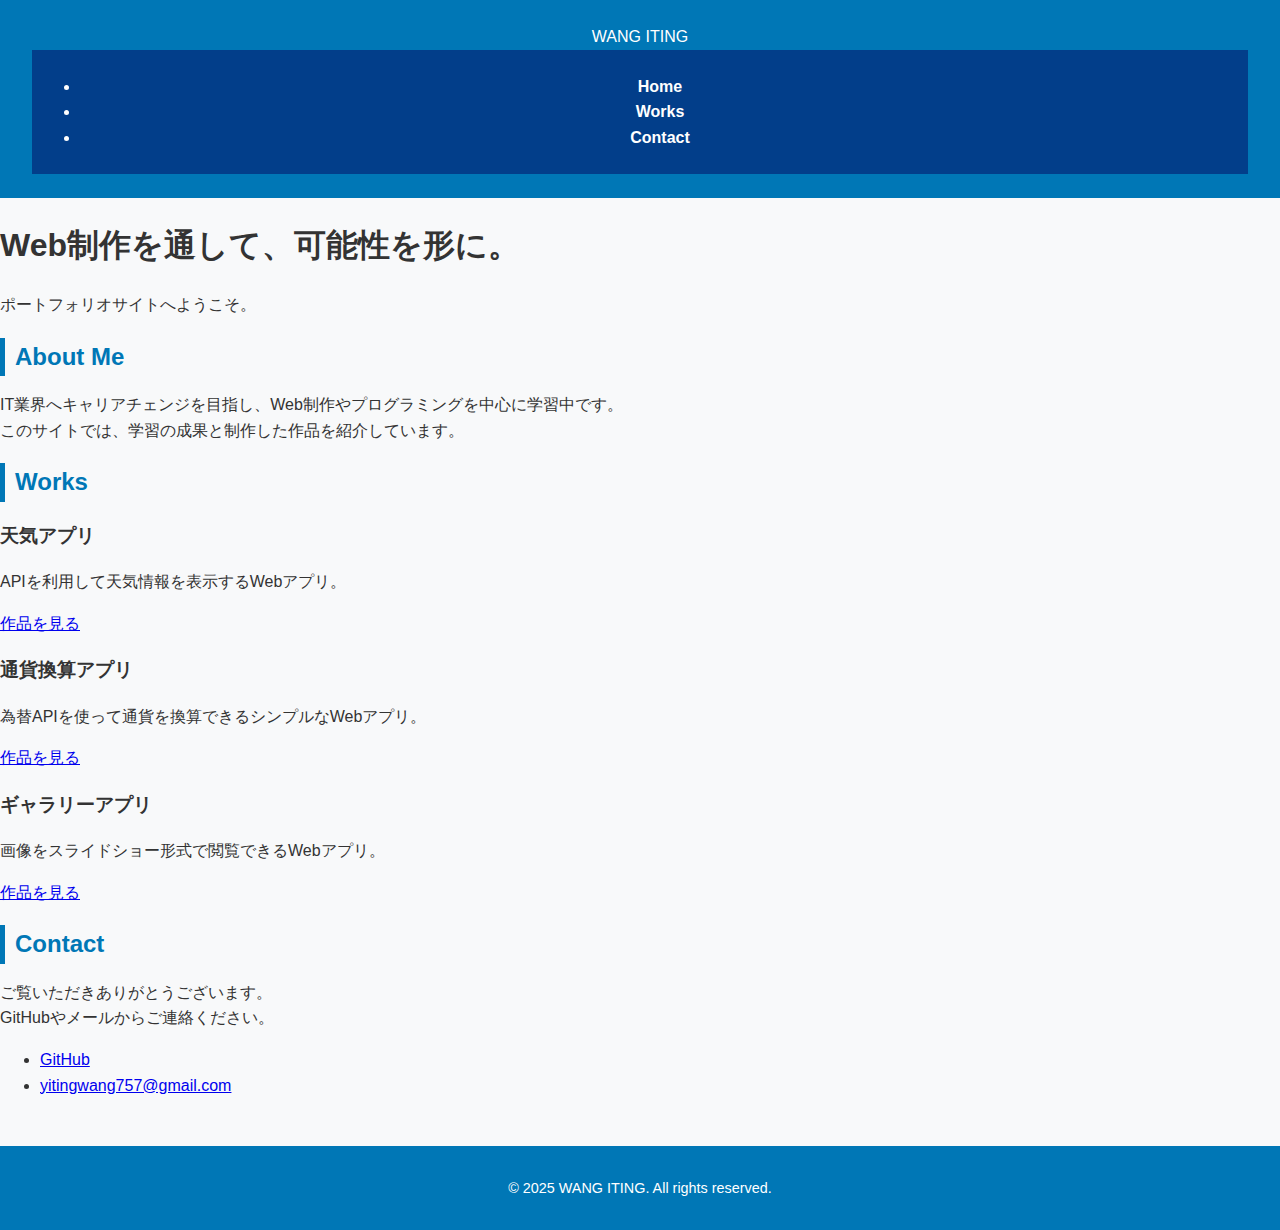
<file: index.html>
<!DOCTYPE html>
<html lang="ja">
<head>
  <meta charset="UTF-8">
  <meta name="viewport" content="width=device-width, initial-scale=1.0">
  <title>Portfolio | WANG ITING</title>

  <!-- 先載入字體 -->
  <link rel="preconnect" href="https://fonts.googleapis.com">
  <link rel="preconnect" href="https://fonts.gstatic.com" crossorigin>
  <link href="https://fonts.googleapis.com/css2?family=Klee+One&display=swap" rel="stylesheet">

  <!-- 再載入 CSS -->
  <link rel="stylesheet" href="style.css">
</head>

<body>
  <!-- 導覽列 -->
  <header class="navbar">
    <div class="logo">WANG ITING</div>
    <nav>
      <ul class="nav-links">
        <li><a href="#home">Home</a></li>
        <li><a href="#works">Works</a></li>
        <li><a href="#contact">Contact</a></li>
      </ul>
    </nav>
  </header>

  <!-- Hero 區 -->
  <section id="home" class="hero">
    <div class="hero-content">
      <h1>Web制作を通して、可能性を形に。</h1>
      <p>ポートフォリオサイトへようこそ。</p>
    </div>
  </section>

  <!-- About 區 -->
  <section id="about" class="about section">
    <h2>About Me</h2>
    <p>
      IT業界へキャリアチェンジを目指し、Web制作やプログラミングを中心に学習中です。<br>
      このサイトでは、学習の成果と制作した作品を紹介しています。
    </p>
  </section>

  <!-- Works 區 -->
  <section id="works" class="works section">
    <h2>Works</h2>
    <div class="works-grid">

      <!-- 天氣 App -->
      <div class="work-card fade-in">
        <h3>天気アプリ</h3>
        <p>APIを利用して天気情報を表示するWebアプリ。</p>
        <a href="https://wangiting757.github.io/portfolio-1/weather-app/index.html" target="_blank" class="btn">作品を見る</a>
      </div>

      <!-- 匯率換算器 -->
  <div class="work-card fade-in">
    <h3>通貨換算アプリ</h3>
    <p>為替APIを使って通貨を換算できるシンプルなWebアプリ。</p>
    <a href="https://wangiting757.github.io/portfolio-1/currency-app/index.html" target="_blank" class="btn">作品を見る</a>
  </div>

  <!-- 画廊アプリ -->
  <div class="work-card fade-in">
    <h3>ギャラリーアプリ</h3>
    <p>画像をスライドショー形式で閲覧できるWebアプリ。</p>
    <a href="https://wangiting757.github.io/portfolio-1/art-app/index.html" target="_blank" class="btn">作品を見る</a>
  </div>

    </div>
  </section>

  <!-- Contact 區 -->
  <section id="contact" class="contact section">
    <h2>Contact</h2>
    <p>ご覧いただきありがとうございます。<br>
       GitHubやメールからご連絡ください。</p>
    <ul>
      <li><a href="https://github.com/wangiting757" target="_blank">GitHub</a></li>
      <li><a href="mailto:yitingwang757@gmail.com">yitingwang757@gmail.com</a></li>
    </ul>
  </section>

  <!-- Footer -->
  <footer class="footer">
    <p>© 2025 WANG ITING. All rights reserved.</p>
  </footer>
</body>
</html>
</file>
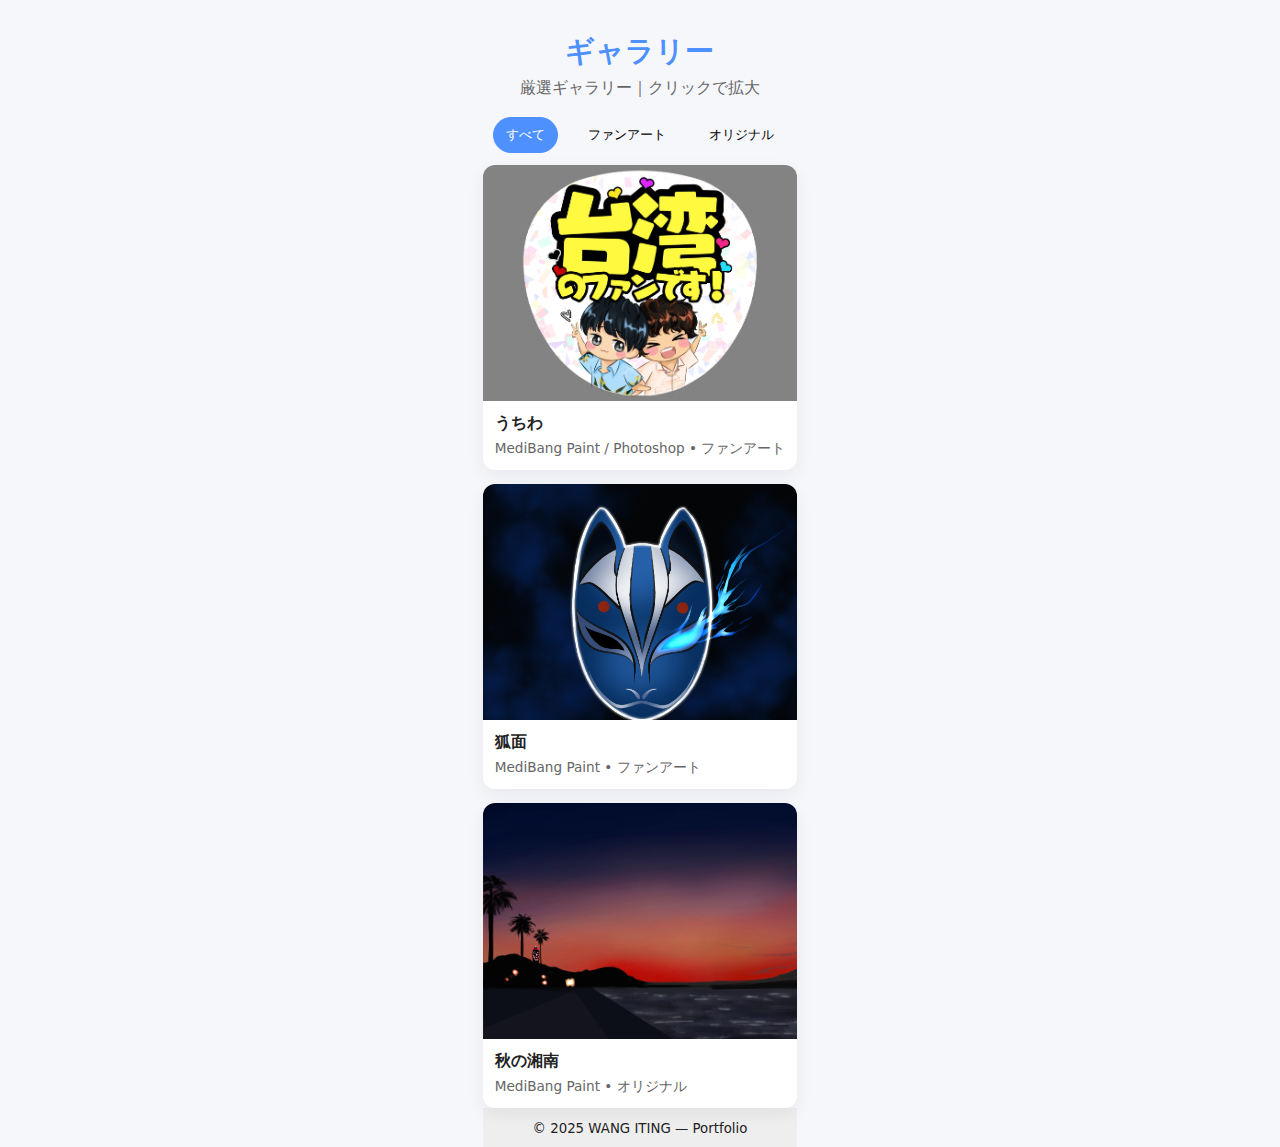
<file: art-app/index.html>
<!DOCTYPE html>
<html lang="zh-Hant">
<head>
  <meta charset="utf-8" />
  <meta name="viewport" content="width=device-width,initial-scale=1" />
  <title>Illustration Gallery</title>
  <link rel="stylesheet" href="style.css" />
</head>
<body>
  <main class="site">
    <header class="hero">
      <h1>ギャラリー</h1>
      <p class="lead">厳選ギャラリー｜クリックで拡大</p>
    </header>

    <section class="controls">
      <div class="tags">
        <button data-filter="すべて" class="active">すべて</button>
        <button data-filter="ファンアート">ファンアート</button>
        <button data-filter="オリジナル">オリジナル</button>

      </div>
    </section>

    <section id="gallery" class="gallery" aria-live="polite">
      <!-- 縮圖由 script.js 動態產生 -->
    </section>

    <!-- Lightbox Modal -->
    <div id="lightbox" class="lightbox" aria-hidden="true">
      <button class="close" aria-label="閉じる (Esc)">✕</button>
      <button class="nav prev" aria-label="前の画像 (←)">‹</button>
      <figure class="lb-content">
        <img alt="" />
        <figcaption>
          <h2 class="lb-title"></h2>
          <p class="lb-meta"></p>
          <p class="lb-desc"></p>
          <a class="download" href="#" download>ダウンロード</a>
        </figcaption>
      </figure>
      <button class="nav next" aria-label="次の画像 (→)">›</button>
    </div>

    <footer class="foot">
      <small>© 2025 WANG ITING — Portfolio</small>
    </footer>
  </main>

  <script src="script.js"></script>
</body>
</html>
</file>
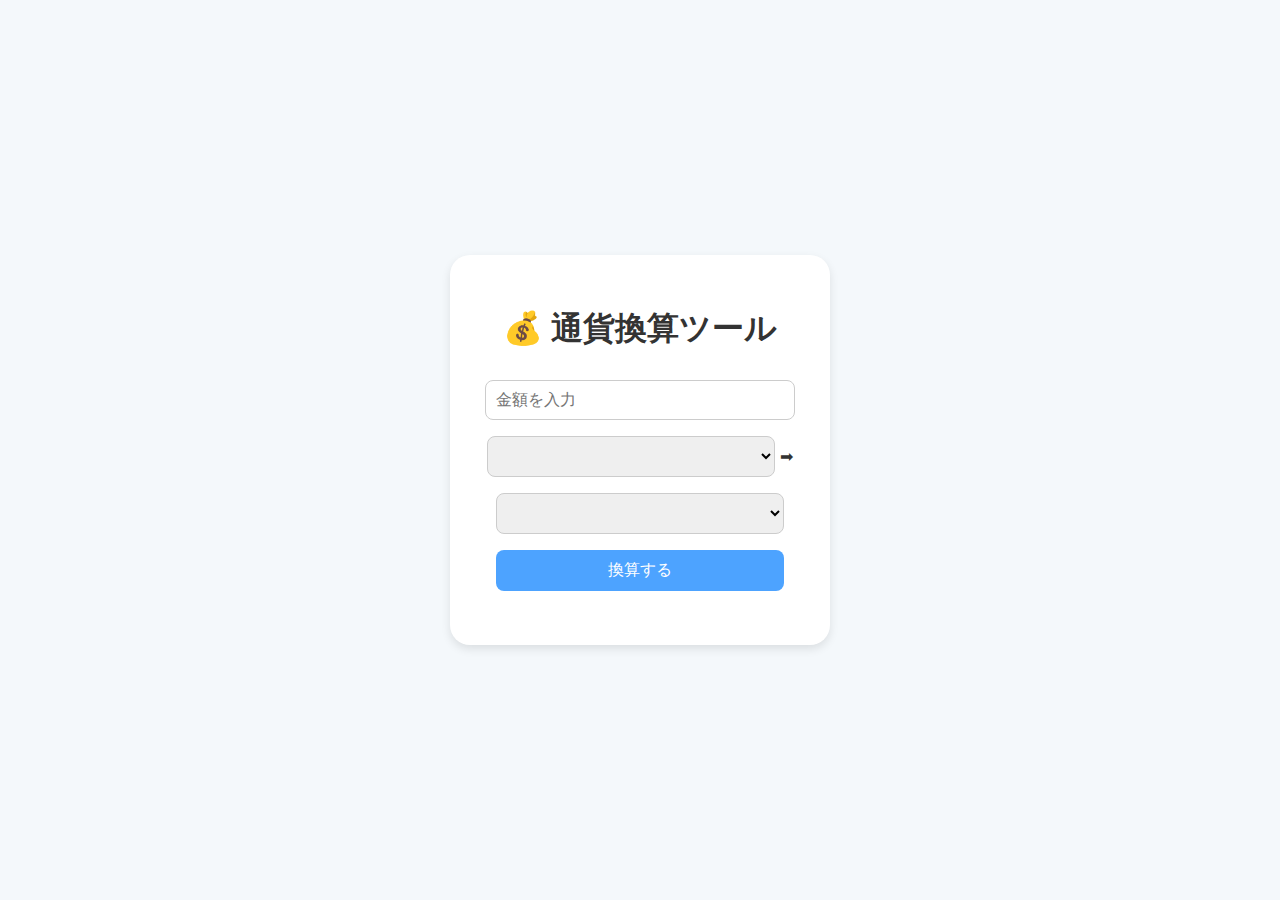
<file: currency-app/index.html>
<!DOCTYPE html>
<html lang="ja">
<head>
  <meta charset="UTF-8">
  <meta name="viewport" content="width=device-width, initial-scale=1.0">
  <title>Currency Converter</title>
  <link rel="stylesheet" href="style.css">
</head>
<body>
  <div class="container">
    <h1>💰 通貨換算ツール</h1>
    <div class="converter">
      <input type="number" id="amount" placeholder="金額を入力" />
      <div class="selectors">
        <select id="from"></select>
        <span>➡</span>
        <select id="to"></select>
      </div>
      <button id="convert">換算する</button>
      <p id="result"></p>
      <small id="updated"></small>
    </div>
  </div>
  <script src="script.js"></script>
</body>
</html>
</file>
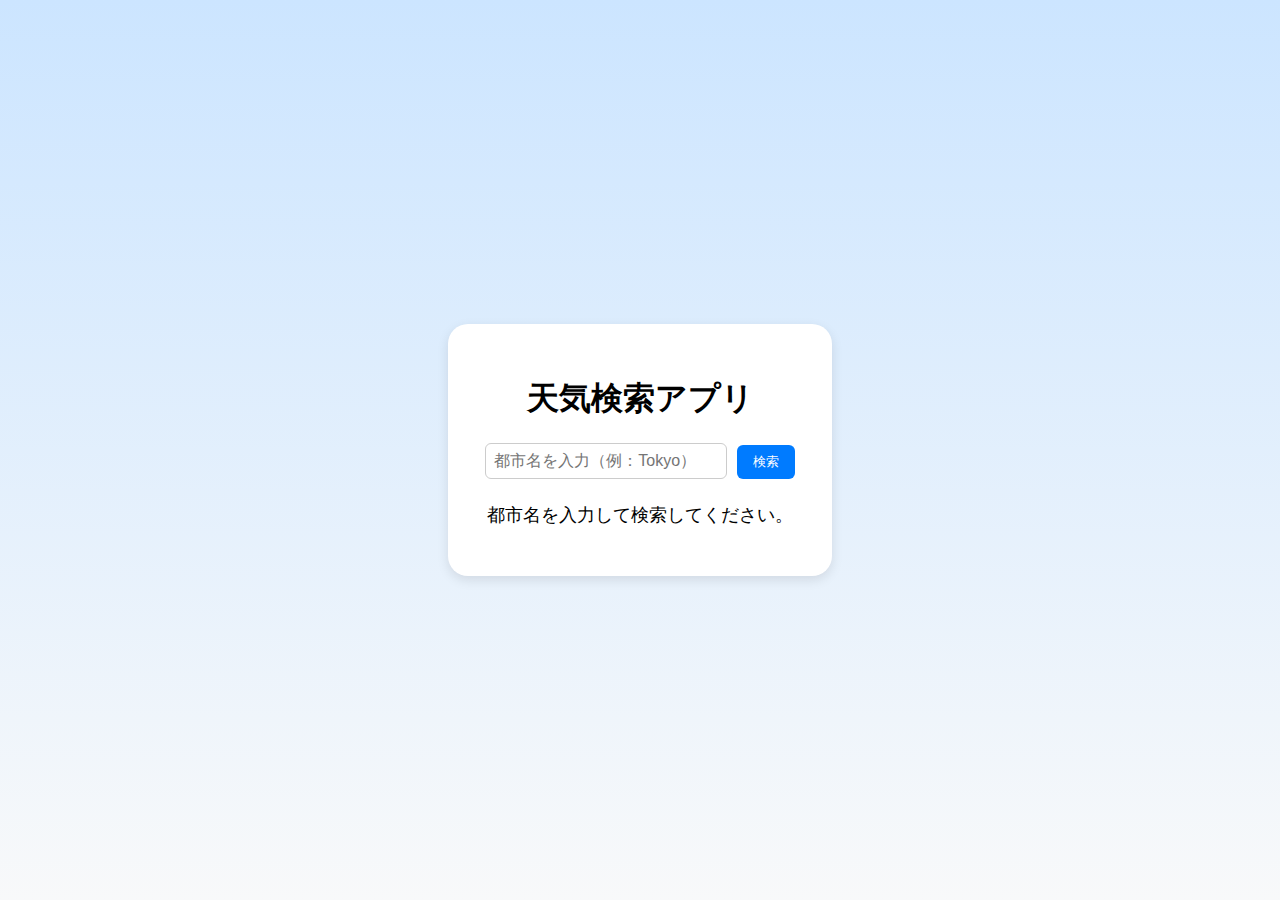
<file: weather-app/index.html>
<!DOCTYPE html>
<html lang="ja">
<head>
  <meta charset="UTF-8" />
  <meta name="viewport" content="width=device-width, initial-scale=1.0" />
  <title>Weather App</title>
  <link rel="stylesheet" href="style.css" />
</head>
<body>
  <div class="app">
    <h1>天気検索アプリ</h1>
    <input type="text" id="city" placeholder="都市名を入力（例：Tokyo）" />
    <button id="searchBtn">検索</button>

    <div id="weatherResult" class="result">
      <p>都市名を入力して検索してください。</p>
    </div>
  </div>

  <script src="script.js"></script>
</body>
</html>
</file>
<file: style.css>
/* ===== 全域設定 ===== */
/* ===== 全域設定 ===== */
body {
  font-family: "Segoe UI", "Hiragino Kaku Gothic ProN", "Noto Sans JP", sans-serif;
  margin: 0;
  padding: 0;
  background-color: #f8f9fa;
  color: #333;
  line-height: 1.6;
}

/* ===== Header ===== */
header {
  background-color: #0077b6;
  color: white;
  padding: 1.5rem 2rem;
  text-align: center;
}

header h1 {
  margin: 0;
  font-size: 1.8rem;
  letter-spacing: 1px;
}

/* ===== 導覽列（選填） ===== */
nav {
  background-color: #023e8a;
  padding: 0.5rem;
  text-align: center;
}

nav a {
  color: white;
  text-decoration: none;
  margin: 0 1rem;
  font-weight: bold;
  transition: 0.3s;
}

nav a:hover {
  color: #26eff9;
}

/* ===== 主要內容區 ===== */
main {
  max-width: 1000px;
  margin: 2rem auto;
  padding: 0 1.5rem;
}

/* ===== Section 標題 ===== */
section h2 {
  color: #0077b6;
  border-left: 5px solid #0077b6;
  padding-left: 10px;
  margin-bottom: 1rem;
}

/* ===== 作品卡片區 ===== */
.project-grid {
  display: grid;
  grid-template-columns: repeat(auto-fit, minmax(280px, 1fr));
  gap: 1.5rem;
}

.project-card {
  background: white;
  border-radius: 16px;
  box-shadow: 0 4px 8px rgba(0,0,0,0.1);
  padding: 1.5rem;
  margin: 1rem auto;
  max-width: 400px;
  text-align: center;
  transition: transform 0.2s, box-shadow 0.2s;
}

.project-card:hover {
  transform: translateY(-4px);
  box-shadow: 0 6px 12px rgba(0,0,0,0.15);
}

.project-card h3 {
  margin-bottom: 0.5rem;
}

.project-card p {
  font-size: 0.95rem;
  color: #555;
}

.project-link {
  display: inline-block;
  margin-top: 1rem;
  padding: 0.6rem 1rem;
  background-color: #007bff;
  color: white;
  border-radius: 8px;
  text-decoration: none;
  font-weight: 500;
}

.project-link:hover {
  background-color: #0056b3;
}


/* ===== Footer ===== */
footer {
  background-color: #0077b6;
  color: white;
  text-align: center;
  padding: 1rem;
  margin-top: 3rem;
  font-size: 0.9rem;
}
</file>
<file: art-app/style.css>
/* 頁面結構：讓 footer 固定在最下方 */
html, body {
  height: 100%;
  margin: 0;
  display: flex;
  flex-direction: column;
}

/* 主要內容區塊撐開剩下空間 */
main {
  flex: 1;
}

/* footer 外觀 */
footer {
  text-align: center;
  padding: 10px;
  background-color: #eee;
}

:root{
  --bg:#f6f7fb; --card:#fff; --accent:#4d90fe; --muted:#666;
}
*{box-sizing:border-box}
html,body{height:100%;margin:0;font-family:Inter, "Noto Sans TC", system-ui, sans-serif;background:var(--bg);color:#222}
.site{max-width:1100px;margin:32px auto;padding:0 16px}
.hero{text-align:center;margin-bottom:18px}
.hero h1{margin:0;font-size:1.8rem;color:var(--accent)}
.lead{color:var(--muted);margin-top:6px}

.controls{display:flex;justify-content:center;margin-bottom:12px}
.tags button{background:transparent;border:1px solid transparent;padding:8px 12px;margin:0 6px;border-radius:999px;cursor:pointer}
.tags button.active{background:var(--accent);color:#fff;border-color:var(--accent)}

.gallery{
  display:grid;
  grid-template-columns:repeat(auto-fill,minmax(220px,1fr));
  gap:14px;
  align-items:start;
}

/* card */
.card{background:var(--card);border-radius:12px;overflow:hidden;box-shadow:0 6px 18px rgba(16,24,40,0.06);cursor:pointer;transition:transform .18s,box-shadow .18s}
.card:hover{transform:translateY(-6px);box-shadow:0 14px 30px rgba(16,24,40,0.12)}
.thumb{display:block;width:100%;height:0;padding-bottom:75%;background-size:cover;background-position:center}
.card-body{padding:12px}
.title{font-weight:600;margin:0 0 6px 0;font-size:0.98rem}
.meta{font-size:0.85rem;color:var(--muted);margin:0}

/* lightbox */
.lightbox{position:fixed;inset:0;display:none;align-items:center;justify-content:center;background:rgba(10,12,16,0.6);z-index:1200;padding:24px}
.lightbox[aria-hidden="false"]{display:flex}
.lb-content{max-width:900px;max-height:85vh;width:100%;display:flex;gap:20px;align-items:flex-start;background:transparent}
.lb-content img{max-width:60%;max-height:80vh;border-radius:8px;object-fit:contain}
.lb-content figcaption{width:40%;color:#fff}
.lb-title{margin:0 0 8px 0;font-size:1.2rem}
.lb-meta{font-size:0.9rem;color:#dfe9ff;margin-bottom:8px}
.lb-desc{color:#e7f0ff;line-height:1.4}
.download{display:inline-block;margin-top:12px;padding:8px 12px;background:var(--accent);color:#fff;border-radius:8px;text-decoration:none}

.close,.nav{position:absolute;top:18px;background:transparent;border:0;color:#fff;font-size:22px;cursor:pointer;padding:8px}
.close{right:18px}
.nav.prev{left:18px;top:50% ;transform:translateY(-50%)}
.nav.next{right:18px;top:50% ;transform:translateY(-50%)}

/* responsive */
@media(max-width:700px){
  .lb-content{flex-direction:column;align-items:center}
  .lb-content img{max-width:100%;width:100%}
  .lb-content figcaption{width:100%}
}
</file>
<file: currency-app/style.css>
body {
  font-family: "Noto Sans JP", sans-serif;
  background: #f4f8fb;
  color: #333;
  display: flex;
  justify-content: center;
  align-items: center;
  height: 100vh;
  margin: 0;
}

.container {
  background: white;
  border-radius: 20px;
  box-shadow: 0 4px 10px rgba(0,0,0,0.1);
  padding: 30px;
  width: 320px;
  text-align: center;
}

input, select, button {
  width: 90%;
  padding: 10px;
  margin: 8px 0;
  border-radius: 8px;
  border: 1px solid #ccc;
  font-size: 16px;
}

button {
  background: #4da3ff;
  color: white;
  border: none;
  cursor: pointer;
}

button:hover {
  background: #1c7ed6;
}
</file>
<file: weather-app/style.css>
body {
  font-family: "Segoe UI", sans-serif;
  background: linear-gradient(to bottom, #cce5ff, #f8f9fa);
  display: flex;
  justify-content: center;
  align-items: center;
  height: 100vh;
  margin: 0;
}

.app {
  text-align: center;
  background: white;
  border-radius: 20px;
  box-shadow: 0 4px 12px rgba(0, 0, 0, 0.1);
  padding: 2rem;
  width: 320px;
}

input {
  padding: 0.5rem;
  font-size: 1rem;
  width: 70%;
  border: 1px solid #ccc;
  border-radius: 6px;
}

button {
  padding: 0.5rem 1rem;
  margin-left: 5px;
  background: #007bff;
  color: white;
  border: none;
  border-radius: 6px;
  cursor: pointer;
}

button:hover {
  background: #0056b3;
}

.result {
  margin-top: 1.5rem;
  font-size: 1.1rem;
}
</file>
